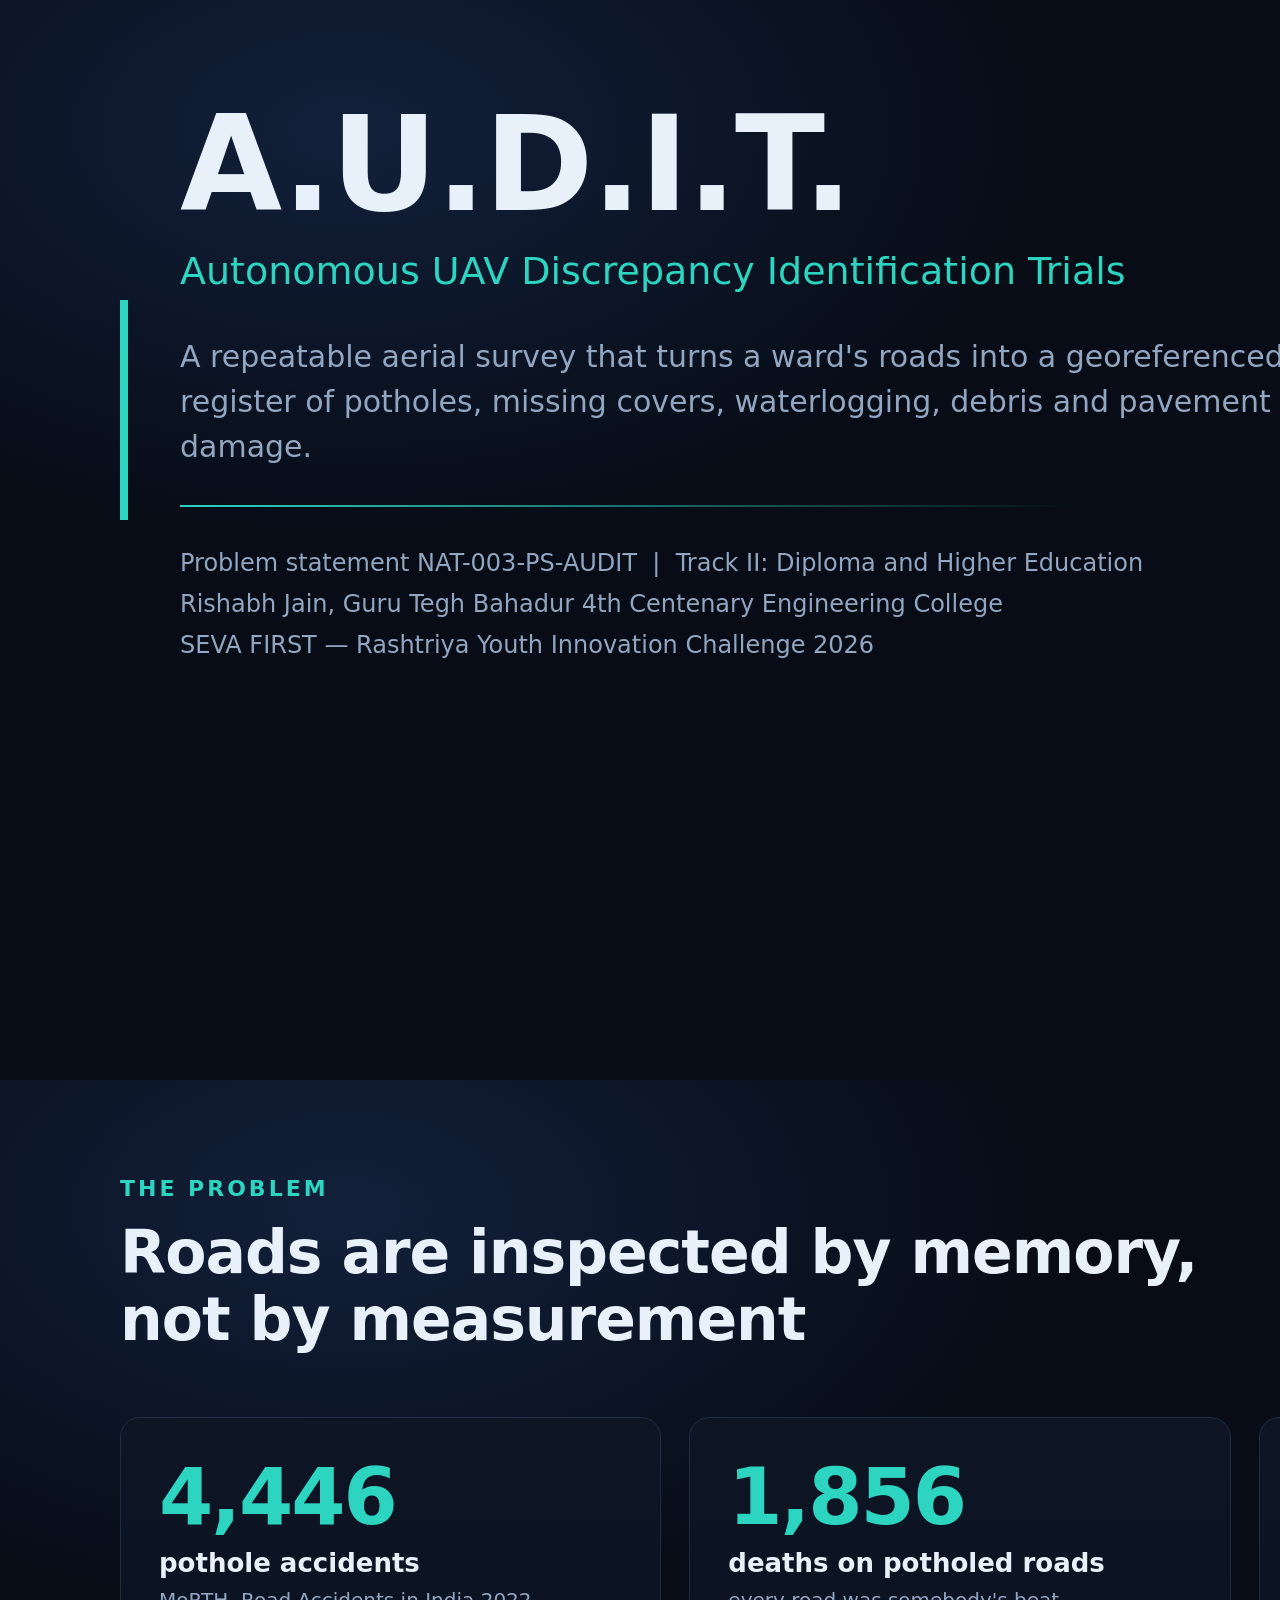
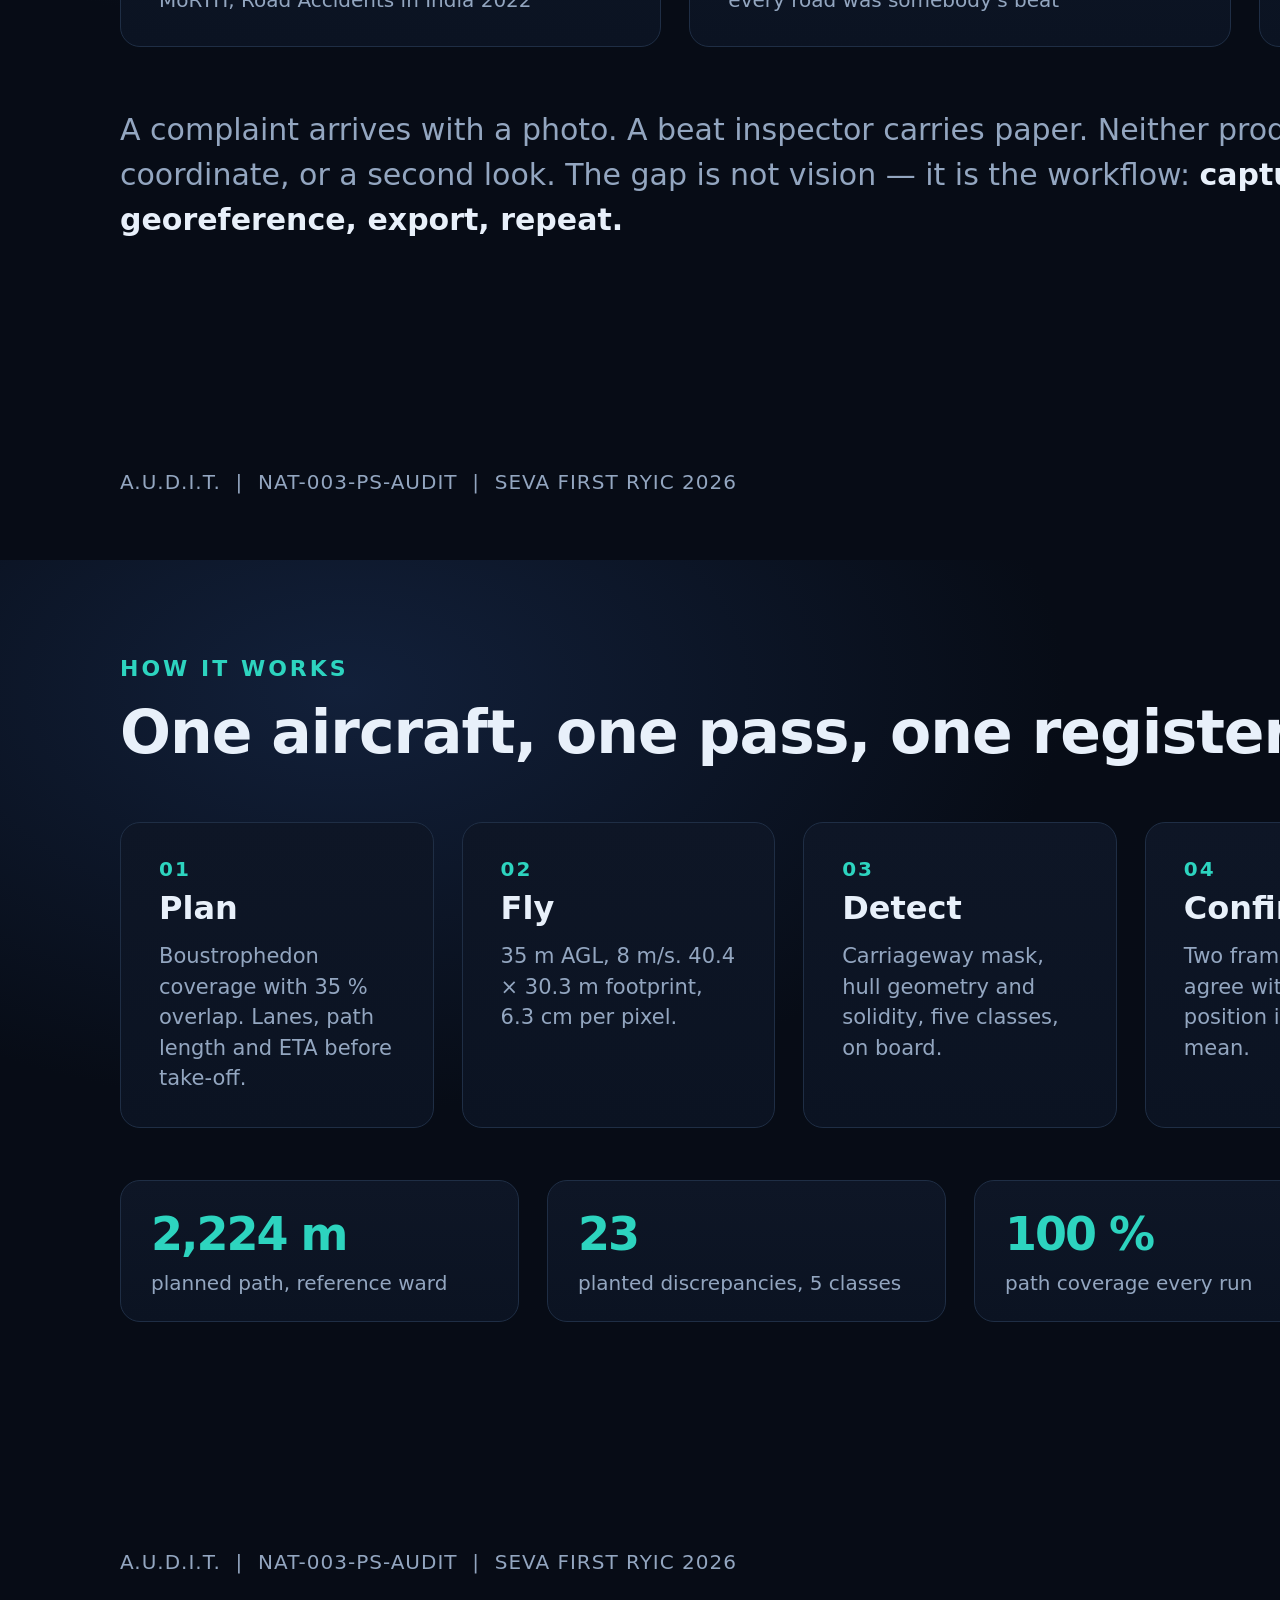
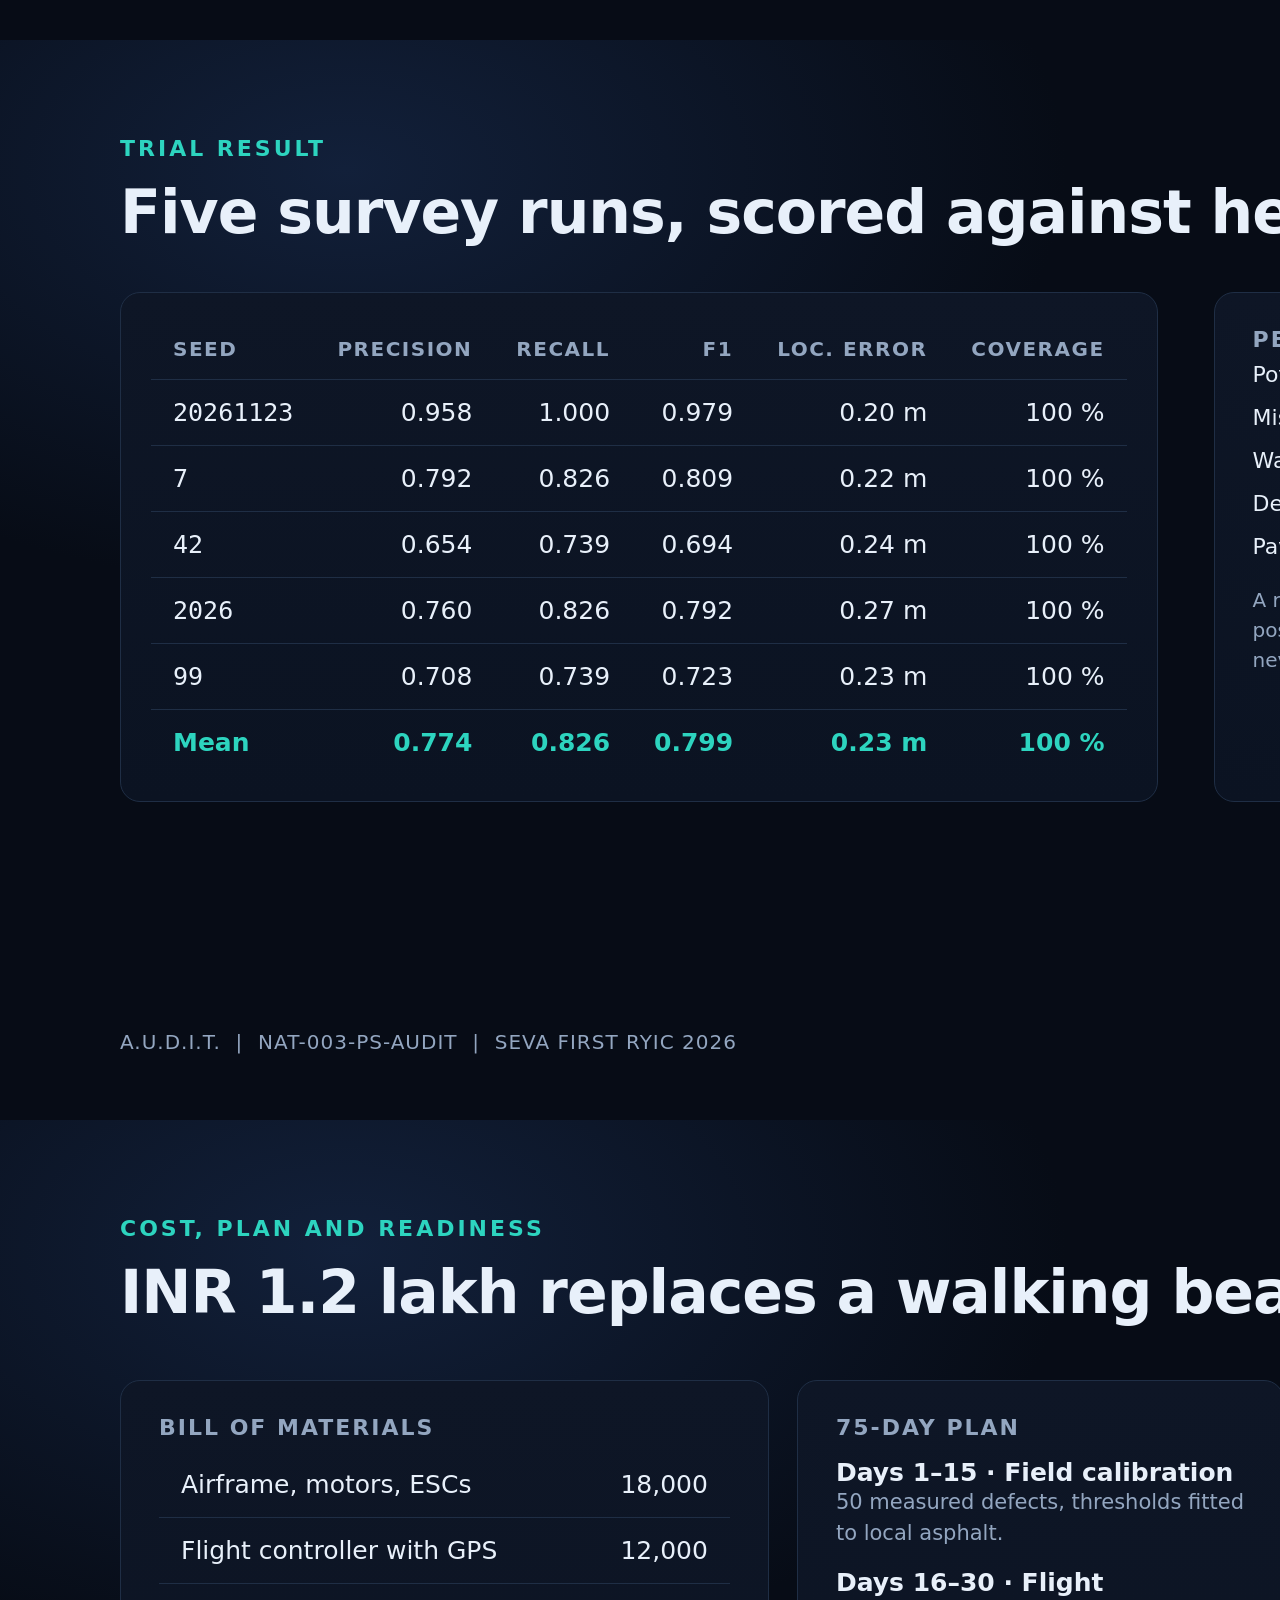
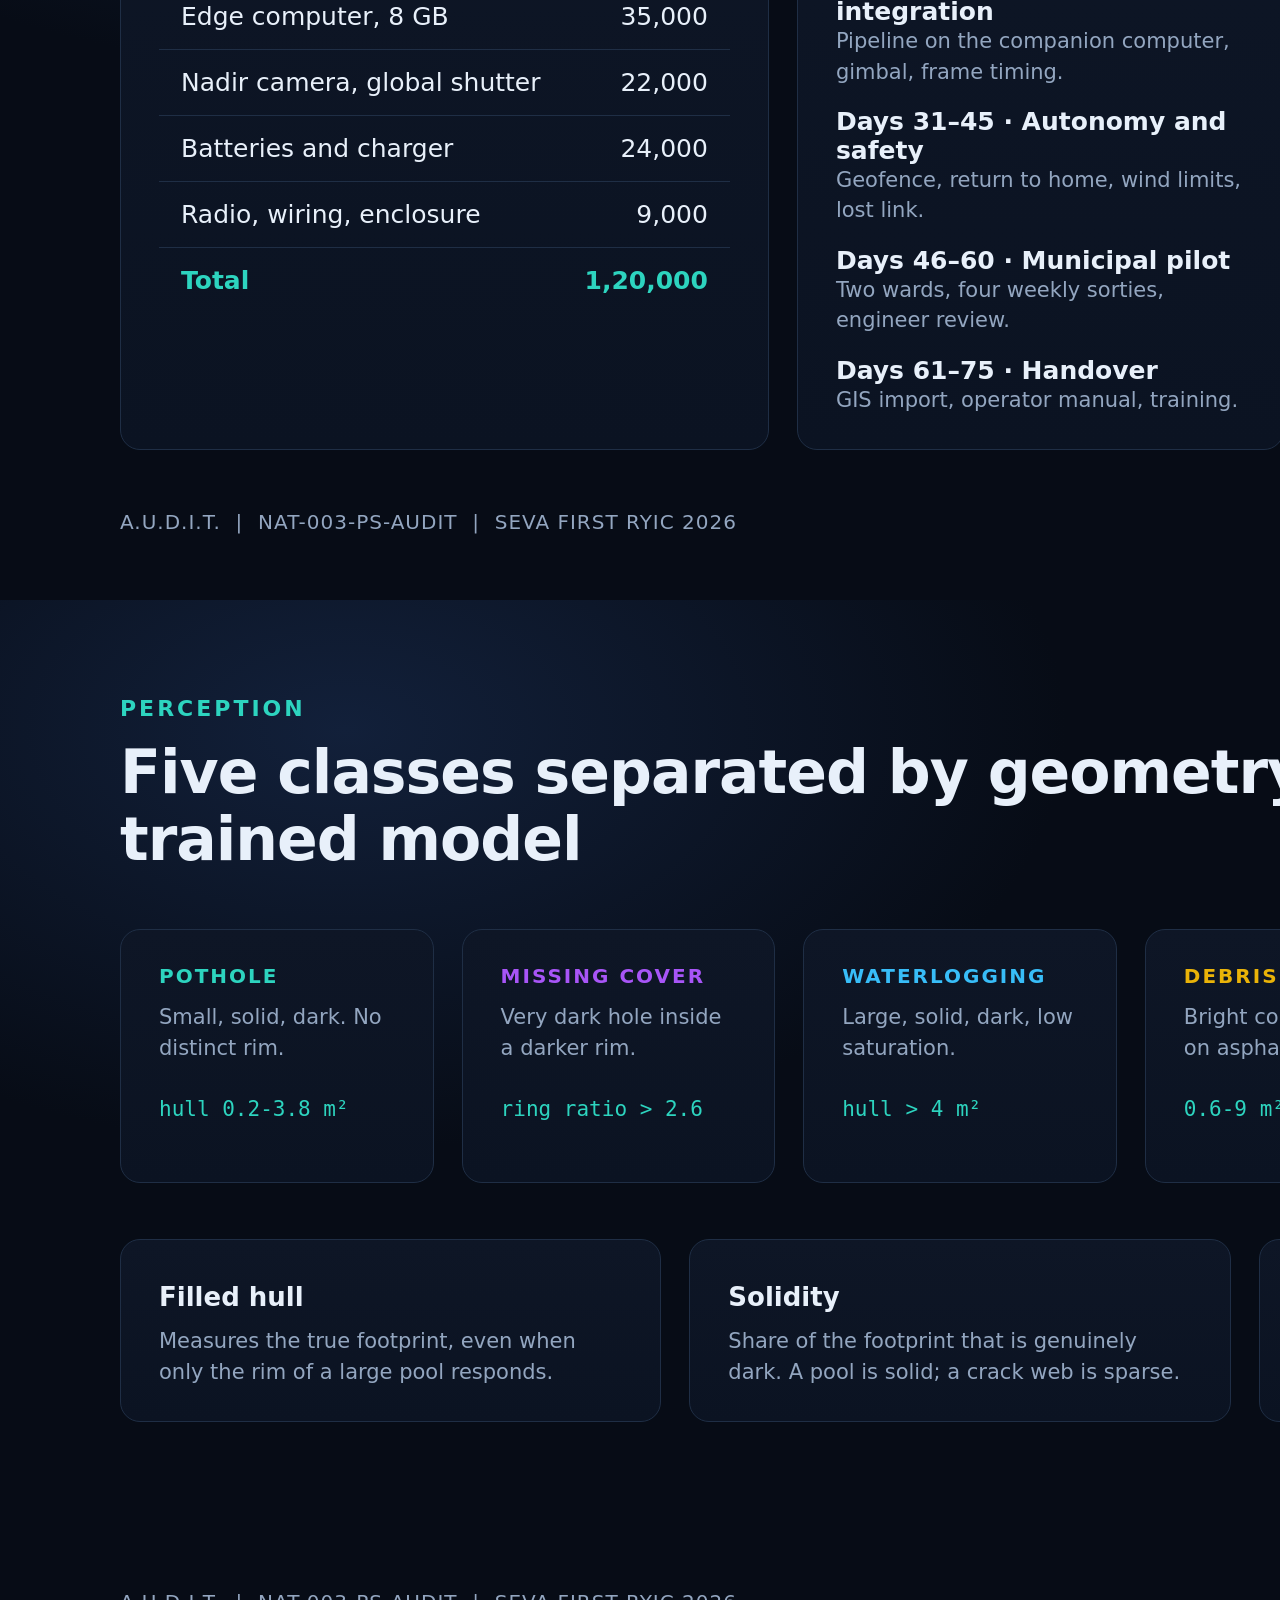
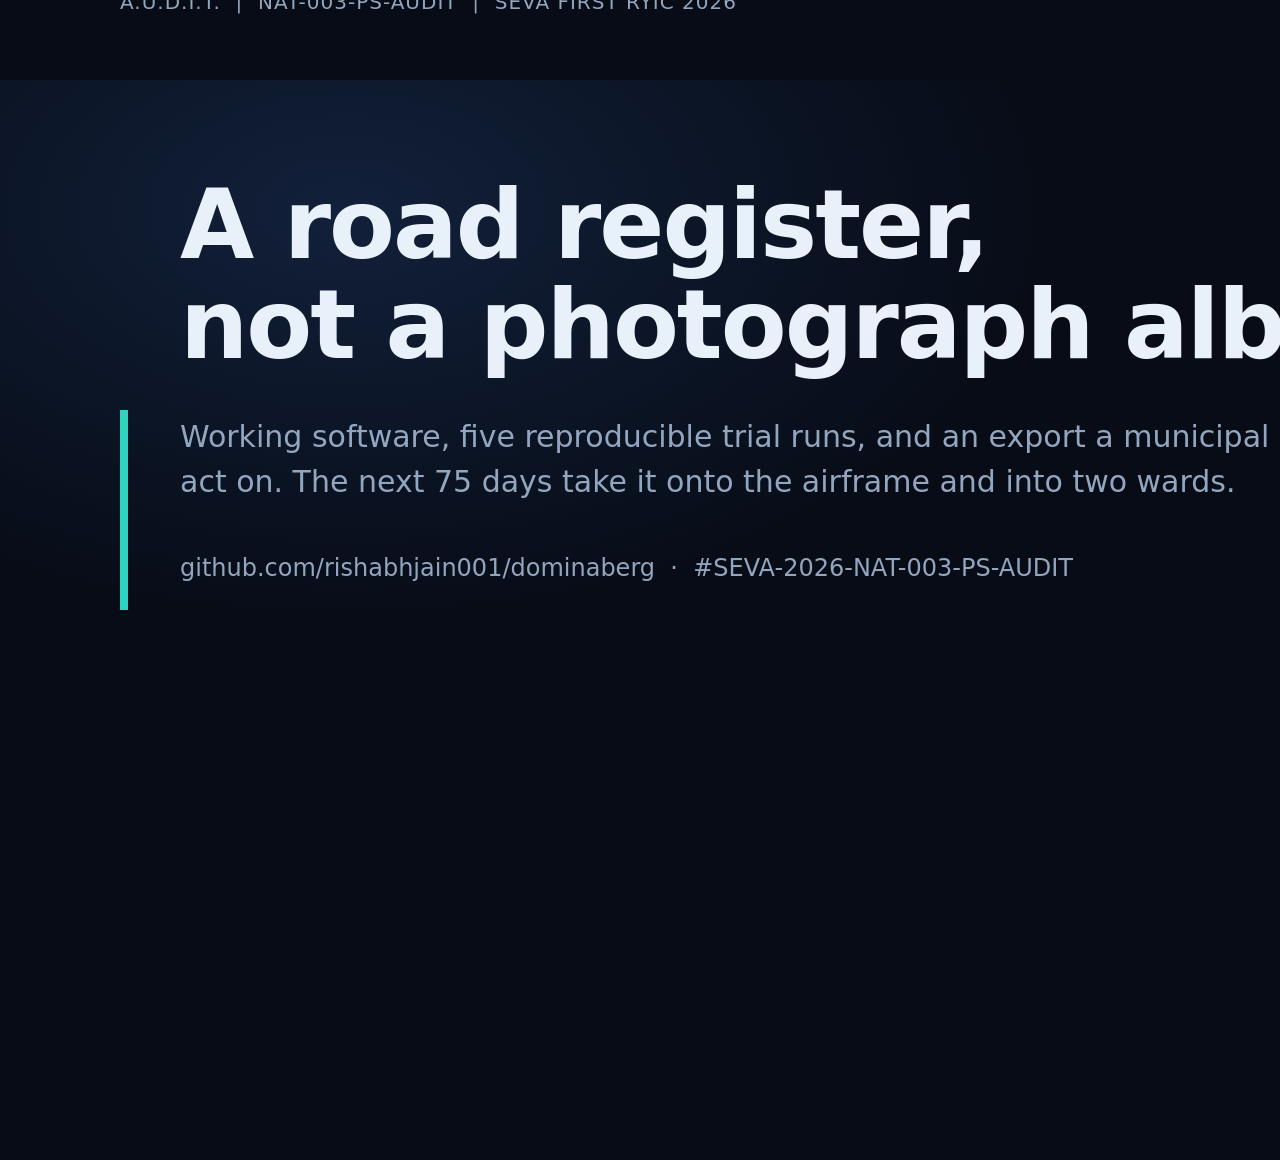
<file: docs/video-scenes.html>
<!doctype html>
<html lang="en">
<head>
<meta charset="utf-8">
<title>A.U.D.I.T. video scenes</title>
<style>
  :root {
    --bg: #070C16; --surface: #0E1626; --surface-2: #142033; --border: #1F2E45;
    --text: #E8F0FA; --muted: #93A6C0; --accent: #2DD4BF; --accent-2: #3B82F6;
    --warn: #FBBF24; --ok: #34D399;
  }
  * { box-sizing: border-box; margin: 0; padding: 0; }
  html, body { overflow: hidden; }
  body { background: #000; font-family: "DejaVu Sans", system-ui, sans-serif; color: var(--text); }
  .scene {
    width: 1920px; height: 1080px; position: relative; overflow: hidden;
    background: radial-gradient(1200px 700px at 18% 12%, #12203A 0%, var(--bg) 60%);
    padding: 96px 120px;
  }
  .kicker { color: var(--accent); font-size: 22px; letter-spacing: 3px; font-weight: 700; text-transform: uppercase; }
  h1 { font-size: 104px; letter-spacing: -2px; line-height: 1.04; font-weight: 800; }
  h2 { font-size: 60px; letter-spacing: -1px; line-height: 1.12; font-weight: 800; }
  .lede { color: var(--muted); font-size: 30px; line-height: 1.5; }
  .rule { height: 2px; background: linear-gradient(90deg, var(--accent), transparent); margin: 36px 0; }
  .grid { display: grid; gap: 28px; }
  .card {
    background: linear-gradient(180deg, var(--surface) 0%, #0B1322 100%);
    border: 1px solid var(--border); border-radius: 20px; padding: 34px 38px;
  }
  .stat { font-size: 78px; font-weight: 800; color: var(--accent); letter-spacing: -2px; }
  .stat-label { font-size: 26px; font-weight: 700; margin-top: 6px; }
  .stat-note { color: var(--muted); font-size: 20px; margin-top: 10px; }
  .step-num { color: var(--accent); font-size: 20px; letter-spacing: 2px; font-weight: 700; }
  .step-name { font-size: 32px; font-weight: 800; margin: 8px 0 14px; }
  .step-body { color: var(--muted); font-size: 21px; line-height: 1.45; }
  table { width: 100%; border-collapse: collapse; font-variant-numeric: tabular-nums; }
  th, td { padding: 18px 22px; text-align: right; font-size: 25px; white-space: nowrap; border-bottom: 1px solid var(--border); }
  th:first-child, td:first-child { text-align: left; }
  thead th { color: var(--muted); font-size: 20px; letter-spacing: 1.5px; text-transform: uppercase; font-weight: 700; }
  tbody tr:last-child td { color: var(--accent); font-weight: 800; border-bottom: none; }
  .bars { display: grid; gap: 18px; margin-top: 10px; }
  .bar-row { display: grid; grid-template-columns: 260px 1fr 90px; align-items: center; gap: 20px; font-size: 22px; }
  .track { display: block; height: 18px; background: var(--surface-2); border-radius: 9px; overflow: hidden; }
  .fill { display: block; height: 100%; background: linear-gradient(90deg, var(--accent), var(--accent-2)); border-radius: 9px; }
  .pill { display: inline-block; padding: 10px 22px; border-radius: 999px; font-size: 20px; font-weight: 700; }
  .pill-ok { background: rgba(52, 211, 153, .12); color: var(--ok); border: 1px solid rgba(52, 211, 153, .4); }
  .foot { position: absolute; left: 120px; bottom: 66px; color: var(--muted); font-size: 20px; letter-spacing: 1px; }
  .mono { font-family: "DejaVu Sans Mono", monospace; }
</style>
</head>
<body>

<section class="scene" id="s1">
  <div style="position:absolute;left:120px;top:300px;width:8px;height:220px;background:var(--accent)"></div>
  <div style="margin-left:60px">
    <h1 style="font-size:132px">A.U.D.I.T.</h1>
    <p class="lede" style="font-size:38px;color:var(--accent);margin-top:10px">Autonomous UAV Discrepancy Identification Trials</p>
    <p class="lede" style="font-size:30px;margin-top:34px;max-width:1200px">
      A repeatable aerial survey that turns a ward's roads into a georeferenced register of
      potholes, missing covers, waterlogging, debris and pavement damage.
    </p>
    <div class="rule" style="width:900px"></div>
    <p class="lede" style="font-size:24px;line-height:1.7">
      Problem statement NAT-003-PS-AUDIT &nbsp;|&nbsp; Track II: Diploma and Higher Education<br>
      Rishabh Jain, Guru Tegh Bahadur 4th Centenary Engineering College<br>
      SEVA FIRST &mdash; Rashtriya Youth Innovation Challenge 2026
    </p>
  </div>
</section>

<section class="scene" id="s2">
  <p class="kicker">The problem</p>
  <h2 style="margin-top:18px;max-width:1500px">Roads are inspected by memory,<br>not by measurement</h2>
  <div class="grid" style="grid-template-columns:repeat(3,1fr);margin-top:64px">
    <div class="card"><div class="stat">4,446</div><div class="stat-label">pothole accidents</div><div class="stat-note">MoRTH, Road Accidents in India 2022</div></div>
    <div class="card"><div class="stat">1,856</div><div class="stat-label">deaths on potholed roads</div><div class="stat-note">every road was somebody's beat</div></div>
    <div class="card"><div class="stat">45&ndash;60 min</div><div class="stat-label">to inspect 2 km on foot</div><div class="stat-note">measured on a Delhi municipal road</div></div>
  </div>
  <p class="lede" style="margin-top:60px;font-size:30px;max-width:1560px">
    A complaint arrives with a photo. A beat inspector carries paper. Neither produces a register,
    a coordinate, or a second look. The gap is not vision &mdash; it is the workflow:
    <span style="color:var(--text);font-weight:700">capture, confirm, georeference, export, repeat.</span>
  </p>
  <div class="foot">A.U.D.I.T. &nbsp;|&nbsp; NAT-003-PS-AUDIT &nbsp;|&nbsp; SEVA FIRST RYIC 2026</div>
</section>

<section class="scene" id="s3">
  <p class="kicker">How it works</p>
  <h2 style="margin-top:18px">One aircraft, one pass, one register</h2>
  <div class="grid" style="grid-template-columns:repeat(5,1fr);margin-top:56px">
    <div class="card"><div class="step-num">01</div><div class="step-name">Plan</div><div class="step-body">Boustrophedon coverage with 35&nbsp;% overlap. Lanes, path length and ETA before take-off.</div></div>
    <div class="card"><div class="step-num">02</div><div class="step-name">Fly</div><div class="step-body">35&nbsp;m AGL, 8&nbsp;m/s. 40.4 &times; 30.3&nbsp;m footprint, 6.3&nbsp;cm per pixel.</div></div>
    <div class="card"><div class="step-num">03</div><div class="step-name">Detect</div><div class="step-body">Carriageway mask, hull geometry and solidity, five classes, on board.</div></div>
    <div class="card"><div class="step-num">04</div><div class="step-name">Confirm</div><div class="step-body">Two frames must agree within 3&nbsp;m. The position is the running mean.</div></div>
    <div class="card"><div class="step-num">05</div><div class="step-name">Export</div><div class="step-body">CSV for the works ledger, GeoJSON for the GIS, markdown for the file.</div></div>
  </div>
  <div class="grid" style="grid-template-columns:repeat(4,1fr);margin-top:52px">
    <div class="card" style="padding:26px 30px"><div class="stat" style="font-size:46px">2,224 m</div><div class="stat-note">planned path, reference ward</div></div>
    <div class="card" style="padding:26px 30px"><div class="stat" style="font-size:46px">23</div><div class="stat-note">planted discrepancies, 5 classes</div></div>
    <div class="card" style="padding:26px 30px"><div class="stat" style="font-size:46px">100 %</div><div class="stat-note">path coverage every run</div></div>
    <div class="card" style="padding:26px 30px"><div class="stat" style="font-size:46px">0.23 m</div><div class="stat-note">mean localization error</div></div>
  </div>
  <div class="foot">A.U.D.I.T. &nbsp;|&nbsp; NAT-003-PS-AUDIT &nbsp;|&nbsp; SEVA FIRST RYIC 2026</div>
</section>

<section class="scene" id="s4">
  <p class="kicker">Trial result</p>
  <h2 style="margin-top:18px">Five survey runs, scored against held-out truth</h2>
  <div class="grid" style="grid-template-columns:1.25fr 1fr;gap:56px;margin-top:46px">
    <div class="card" style="padding:26px 30px">
      <table>
        <thead><tr><th>Seed</th><th>Precision</th><th>Recall</th><th>F1</th><th>Loc. error</th><th>Coverage</th></tr></thead>
        <tbody>
          <tr><td class="mono">20261123</td><td>0.958</td><td>1.000</td><td>0.979</td><td>0.20 m</td><td>100 %</td></tr>
          <tr><td class="mono">7</td><td>0.792</td><td>0.826</td><td>0.809</td><td>0.22 m</td><td>100 %</td></tr>
          <tr><td class="mono">42</td><td>0.654</td><td>0.739</td><td>0.694</td><td>0.24 m</td><td>100 %</td></tr>
          <tr><td class="mono">2026</td><td>0.760</td><td>0.826</td><td>0.792</td><td>0.27 m</td><td>100 %</td></tr>
          <tr><td class="mono">99</td><td>0.708</td><td>0.739</td><td>0.723</td><td>0.23 m</td><td>100 %</td></tr>
          <tr><td>Mean</td><td>0.774</td><td>0.826</td><td>0.799</td><td>0.23 m</td><td>100 %</td></tr>
        </tbody>
      </table>
    </div>
    <div class="card">
      <p style="font-size:22px;letter-spacing:2px;color:var(--muted);font-weight:700">PER-CLASS RECALL</p>
      <div class="bars">
        <div class="bar-row"><span>Pothole</span><span class="track"><span class="fill" style="width:100%"></span></span><span class="mono">9/9</span></div>
        <div class="bar-row"><span>Missing cover</span><span class="track"><span class="fill" style="width:100%"></span></span><span class="mono">4/4</span></div>
        <div class="bar-row"><span>Waterlogging</span><span class="track"><span class="fill" style="width:100%"></span></span><span class="mono">3/3</span></div>
        <div class="bar-row"><span>Debris</span><span class="track"><span class="fill" style="width:100%"></span></span><span class="mono">3/3</span></div>
        <div class="bar-row"><span>Pavement damage</span><span class="track"><span class="fill" style="width:100%"></span></span><span class="mono">4/4</span></div>
      </div>
      <p class="stat-note" style="margin-top:26px;line-height:1.5">
        A report is correct when its class matches and its position is within 2&nbsp;m of the plant.
        The simulator never hands ground truth to the detector.
      </p>
    </div>
  </div>
  <div class="foot">A.U.D.I.T. &nbsp;|&nbsp; NAT-003-PS-AUDIT &nbsp;|&nbsp; SEVA FIRST RYIC 2026</div>
</section>

<section class="scene" id="s5">
  <p class="kicker">Cost, plan and readiness</p>
  <h2 style="margin-top:18px">INR 1.2 lakh replaces a walking beat</h2>
  <div class="grid" style="grid-template-columns:repeat(3,1fr);margin-top:54px">
    <div class="card">
      <p style="font-size:22px;letter-spacing:2px;color:var(--muted);font-weight:700">BILL OF MATERIALS</p>
      <table style="margin-top:12px">
        <tbody>
          <tr><td>Airframe, motors, ESCs</td><td>18,000</td></tr>
          <tr><td>Flight controller with GPS</td><td>12,000</td></tr>
          <tr><td>Edge computer, 8 GB</td><td>35,000</td></tr>
          <tr><td>Nadir camera, global shutter</td><td>22,000</td></tr>
          <tr><td>Batteries and charger</td><td>24,000</td></tr>
          <tr><td>Radio, wiring, enclosure</td><td>9,000</td></tr>
          <tr><td style="color:var(--accent)">Total</td><td style="color:var(--accent)">1,20,000</td></tr>
        </tbody>
      </table>
    </div>
    <div class="card">
      <p style="font-size:22px;letter-spacing:2px;color:var(--muted);font-weight:700">75-DAY PLAN</p>
      <div style="margin-top:18px;display:grid;gap:20px">
        <div><div class="step-name" style="font-size:25px;margin:0">Days 1&ndash;15 &middot; Field calibration</div><div class="step-body">50 measured defects, thresholds fitted to local asphalt.</div></div>
        <div><div class="step-name" style="font-size:25px;margin:0">Days 16&ndash;30 &middot; Flight integration</div><div class="step-body">Pipeline on the companion computer, gimbal, frame timing.</div></div>
        <div><div class="step-name" style="font-size:25px;margin:0">Days 31&ndash;45 &middot; Autonomy and safety</div><div class="step-body">Geofence, return to home, wind limits, lost link.</div></div>
        <div><div class="step-name" style="font-size:25px;margin:0">Days 46&ndash;60 &middot; Municipal pilot</div><div class="step-body">Two wards, four weekly sorties, engineer review.</div></div>
        <div><div class="step-name" style="font-size:25px;margin:0">Days 61&ndash;75 &middot; Handover</div><div class="step-body">GIS import, operator manual, training.</div></div>
      </div>
    </div>
    <div class="card">
      <p style="font-size:22px;letter-spacing:2px;color:var(--muted);font-weight:700">READINESS</p>
      <p style="font-size:64px;font-weight:800;color:var(--accent);margin-top:18px">TRL 4</p>
      <p class="step-body" style="margin-top:12px">Integrated workflow validated in a controlled environment.</p>
      <div class="rule" style="width:100%;margin:26px 0"></div>
      <p class="step-body">TRL 5 needs the airframe and measured defects. TRL 6 needs two wards and a signed pilot report &mdash; both inside this 75-day plan.</p>
      <p class="stat-note" style="margin-top:22px">Software cost: zero. Python, OpenCV, FastAPI, ArduPilot, QGIS.</p>
    </div>
  </div>
  <div class="foot">A.U.D.I.T. &nbsp;|&nbsp; NAT-003-PS-AUDIT &nbsp;|&nbsp; SEVA FIRST RYIC 2026</div>
</section>


<section class="scene" id="s7">
  <p class="kicker">Perception</p>
  <h2 style="margin-top:18px">Five classes separated by geometry, not by a trained model</h2>
  <div class="grid" style="grid-template-columns:repeat(5,1fr);margin-top:56px">
    <div class="card"><div class="step-num">POTHOLE</div><div class="step-body" style="margin-top:14px">Small, solid, dark. No distinct rim.<br><br><span class="mono" style="color:var(--accent)">hull 0.2-3.8 m&sup2;</span></div></div>
    <div class="card"><div class="step-num" style="color:#A855F7">MISSING COVER</div><div class="step-body" style="margin-top:14px">Very dark hole inside a darker rim.<br><br><span class="mono" style="color:var(--accent)">ring ratio &gt; 2.6</span></div></div>
    <div class="card"><div class="step-num" style="color:#38BDF8">WATERLOGGING</div><div class="step-body" style="margin-top:14px">Large, solid, dark, low saturation.<br><br><span class="mono" style="color:var(--accent)">hull &gt; 4 m&sup2;</span></div></div>
    <div class="card"><div class="step-num" style="color:#EAB308">DEBRIS</div><div class="step-body" style="margin-top:14px">Bright compact pile on asphalt.<br><br><span class="mono" style="color:var(--accent)">0.6-9 m&sup2;</span></div></div>
    <div class="card"><div class="step-num" style="color:#FB7185">PAVEMENT DAMAGE</div><div class="step-body" style="margin-top:14px">Thin, sparse crack network.<br><br><span class="mono" style="color:var(--accent)">solid &lt; 0.45</span></div></div>
  </div>
  <div class="grid" style="grid-template-columns:repeat(3,1fr);margin-top:56px">
    <div class="card"><div class="step-name" style="font-size:26px">Filled hull</div><div class="step-body">Measures the true footprint, even when only the rim of a large pool responds.</div></div>
    <div class="card"><div class="step-name" style="font-size:26px">Solidity</div><div class="step-body">Share of the footprint that is genuinely dark. A pool is solid; a crack web is sparse.</div></div>
    <div class="card"><div class="step-name" style="font-size:26px">Two agreeing frames</div><div class="step-body">Nothing is reported until a second frame lands within three metres.</div></div>
  </div>
  <div class="foot">A.U.D.I.T. &nbsp;|&nbsp; NAT-003-PS-AUDIT &nbsp;|&nbsp; SEVA FIRST RYIC 2026</div>
</section>

<section class="scene" id="s6">
  <div style="position:absolute;left:120px;top:330px;width:8px;height:200px;background:var(--accent)"></div>
  <div style="margin-left:60px">
    <h1 style="font-size:96px">A road register,<br>not a photograph album.</h1>
    <p class="lede" style="margin-top:38px;font-size:30px;max-width:1300px">
      Working software, five reproducible trial runs, and an export a municipal engineer can act on.
      The next 75 days take it onto the airframe and into two wards.
    </p>
    <p class="lede" style="margin-top:46px;font-size:24px">
      github.com/rishabhjain001/dominaberg &nbsp;&middot;&nbsp; #SEVA-2026-NAT-003-PS-AUDIT
    </p>
  </div>
</section>

</body>
</html>
</file>
